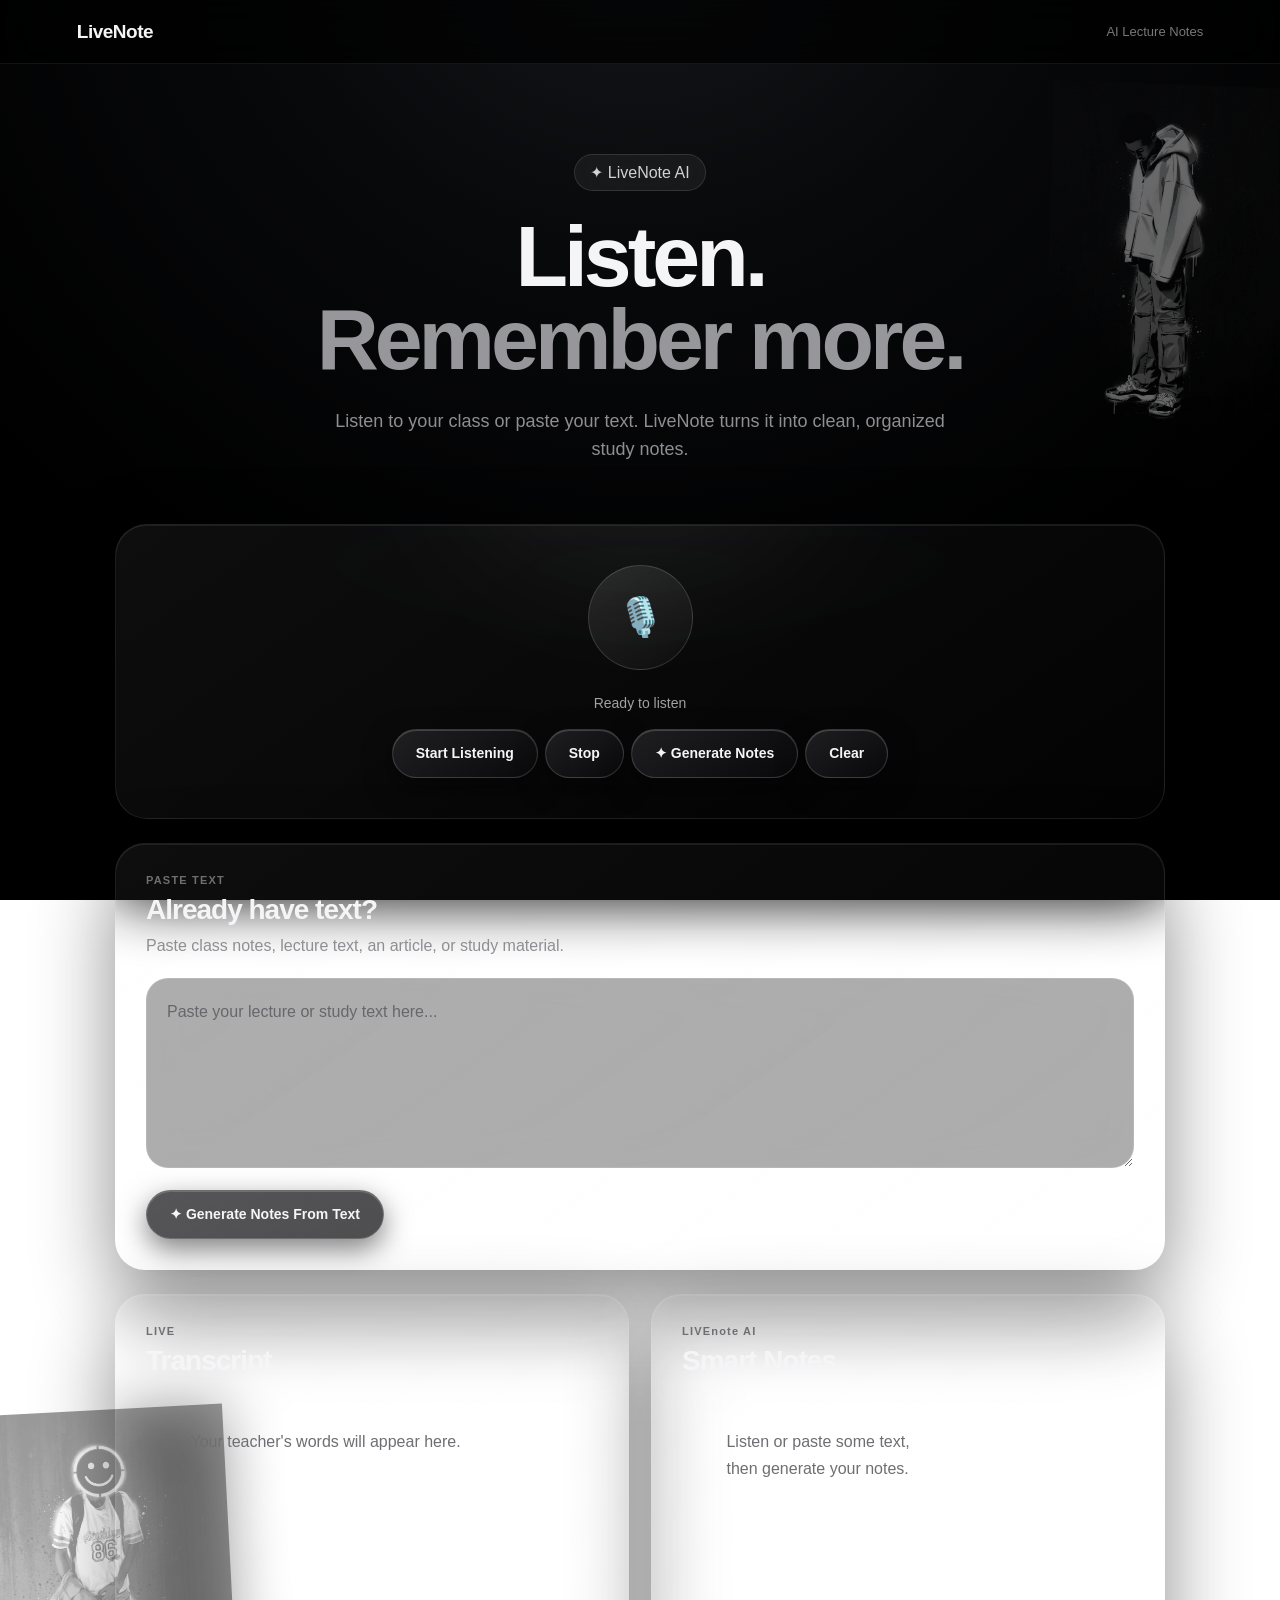
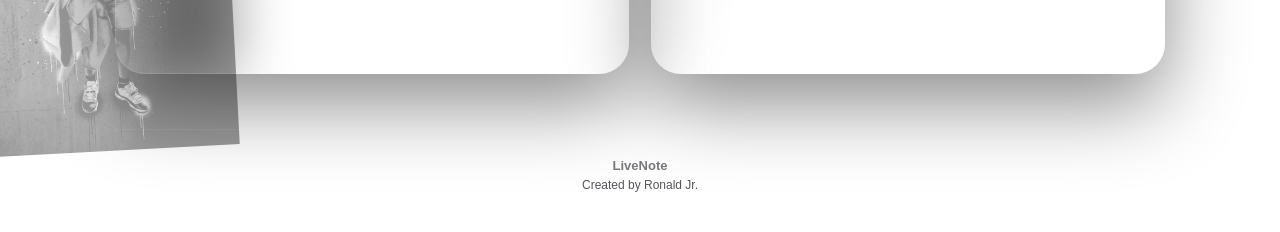
<file: index.html>
<!DOCTYPE html>
<html lang="en">

<head>
  <meta name="google-site-verification" content="d--AWIdhnVxobhhF0qwgd2VxJaW3s3u_CbUi8yngOHs" />
  <meta charset="UTF-8">

  <meta
    name="viewport"
    content="width=device-width, initial-scale=1.0"
  >

  <title>LiveNote AI</title>

  <link rel="stylesheet" href="style.css">
</head>

<body>

  <!-- TOP RIGHT GRAFFITI -->
  <img
    src="IMG_1477.jpeg"
    class="graffiti graffiti-top"
    alt=""
  >

  <!-- BOTTOM LEFT GRAFFITI -->
  <img
    src="IMG_1476.jpeg"
    class="graffiti graffiti-bottom"
    alt=""
  >


  <!-- NAVIGATION -->
  <nav>

    <div class="logo">
      LiveNote
    </div>

    <div class="nav-text">
      AI Lecture Notes
    </div>

  </nav>


  <!-- HERO -->
  <section class="hero">

    <div class="badge">
      ✦ LiveNote AI
    </div>

    <h1>
      Listen.
      <br>
      <span>
        Remember more.
      </span>
    </h1>

    <p>
      Listen to your class or paste your text.
      LiveNote turns it into clean,
      organized study notes.
    </p>

  </section>


  <!-- MAIN -->
  <main>

    <!-- LIVE LISTENING -->
    <section class="record-card">

      <div class="glow"></div>

      <div
        class="mic"
        id="mic"
      >
        🎙️
      </div>

      <div
        class="status"
        id="status"
      >
        Ready to listen
      </div>

      <div class="buttons">

        <button id="startBtn">
          Start Listening
        </button>

        <button id="stopBtn">
          Stop
        </button>

        <button id="generateBtn">
          ✦ Generate Notes
        </button>

        <button id="clearBtn">
          Clear
        </button>

      </div>

    </section>


    <!-- PASTE TEXT -->
    <section class="paste-card">

      <div class="label">
        PASTE TEXT
      </div>

      <h2>
        Already have text?
      </h2>

      <p class="paste-description">
        Paste class notes, lecture text,
        an article, or study material.
      </p>

      <textarea
        id="pasteInput"
        placeholder="Paste your lecture or study text here..."
      ></textarea>

      <button id="pasteGenerateBtn">
        ✦ Generate Notes From Text
      </button>

    </section>


    <!-- TRANSCRIPT + NOTES -->
    <section class="grid">

      <article class="card">

        <div class="label">
          LIVE
        </div>

        <h2>
          Transcript
        </h2>

        <div
          id="transcript"
          class="content empty"
        >
          Your teacher's words will appear here.
        </div>

      </article>


      <article class="card">

        <div class="label">
          LIVEnote AI
        </div>

        <h2>
          Smart Notes
        </h2>

        <div
          id="notes"
          class="content empty"
        >
          Listen or paste some text,
          then generate your notes.
        </div>

      </article>

    </section>

  </main>


  <!-- FOOTER -->
  <footer>

    <strong>
      LiveNote
    </strong>

    <div class="credit">
      Created by Ronald Jr.
    </div>

  </footer>


  <script src="script.js"></script>

</body>

</html>
</file>
<file: style.css>
* {
  box-sizing: border-box;
}


html {
  scroll-behavior: smooth;
}


body {
  margin: 0;

  min-height: 100vh;

  overflow-x: hidden;

  position: relative;

  font-family:
    -apple-system,
    BlinkMacSystemFont,
    "SF Pro Display",
    "SF Pro Text",
    "Segoe UI",
    sans-serif;

  color: #f5f5f7;

  background:
    radial-gradient(
      circle at 50% -15%,
      #17191d 0%,
      #08090b 32%,
      #000000 70%
    );

  background-attachment:
    fixed;
}


/* =========================
   GRAFFITI
   ========================= */

.graffiti {
  position: absolute;

  z-index: 0;

  pointer-events: none;

  user-select: none;

  opacity: 0.40;

  filter:
    grayscale(100%)
    contrast(1.08);

  mix-blend-mode:
    screen;
}


.graffiti-top {
  width:
    clamp(
      150px,
      20vw,
      275px
    );

  top: 85px;

  right: -25px;

  transform:
    rotate(2deg);
}


.graffiti-bottom {
  width:
    clamp(
      150px,
      20vw,
      270px
    );

  bottom: 80px;

  left: -25px;

  transform:
    rotate(-3deg);
}


nav,
.hero,
main,
footer {
  position: relative;

  z-index: 2;
}


/* =========================
   NAVIGATION
   ========================= */

nav {
  min-height: 64px;

  padding:
    0 6%;

  display: flex;

  align-items: center;

  justify-content:
    space-between;

  background:
    rgba(
      0,
      0,
      0,
      0.72
    );

  border-bottom:
    1px solid
    rgba(
      255,
      255,
      255,
      0.07
    );

  backdrop-filter:
    blur(30px);

  -webkit-backdrop-filter:
    blur(30px);
}


.logo {
  font-size: 19px;

  font-weight: 700;

  letter-spacing:
    -0.5px;
}


.nav-text {
  color: #77777c;

  font-size: 13px;
}


/* =========================
   HERO
   ========================= */

.hero {
  width:
    min(
      900px,
      92%
    );

  margin:
    0 auto;

  padding:
    90px
    20px
    60px;

  text-align:
    center;
}


.badge {
  display:
    inline-block;

  padding:
    8px 15px;

  margin-bottom:
    24px;

  border-radius:
    999px;

  color:
    #d1d1d6;

  background:
    rgba(
      255,
      255,
      255,
      0.055
    );

  border:
    1px solid
    rgba(
      255,
      255,
      255,
      0.12
    );

  backdrop-filter:
    blur(25px);

  -webkit-backdrop-filter:
    blur(25px);
}


.hero h1 {
  margin: 0;

  font-size:
    clamp(
      52px,
      8vw,
      86px
    );

  line-height:
    0.96;

  letter-spacing:
    -4px;

  font-weight:
    750;
}


.hero h1 span {
  color:
    #96969b;
}


.hero p {
  max-width:
    620px;

  margin:
    28px auto 0;

  color:
    #8e8e93;

  font-size:
    18px;

  line-height:
    1.55;
}


/* =========================
   MAIN
   ========================= */

main {
  width:
    min(
      1050px,
      92%
    );

  margin:
    0 auto;
}


/* =========================
   RECORDING CARD
   ========================= */

.record-card,
.paste-card,
.card {
  border:
    1px solid
    rgba(
      255,
      255,
      255,
      0.09
    );

  background:
    linear-gradient(
      145deg,
      rgba(
        255,
        255,
        255,
        0.055
      ),
      rgba(
        255,
        255,
        255,
        0.012
      )
    );

  box-shadow:
    inset
    0 1px 0
    rgba(
      255,
      255,
      255,
      0.08
    ),
    0 30px 80px
    rgba(
      0,
      0,
      0,
      0.45
    );

  backdrop-filter:
    blur(30px);

  -webkit-backdrop-filter:
    blur(30px);
}


.record-card {
  position: relative;

  overflow: hidden;

  padding:
    40px 30px;

  margin-bottom:
    24px;

  text-align:
    center;

  border-radius:
    32px;
}


.glow {
  position:
    absolute;

  width:
    350px;

  height:
    220px;

  top:
    -190px;

  left:
    50%;

  transform:
    translateX(-50%);

  border-radius:
    50%;

  background:
    rgba(
      255,
      255,
      255,
      0.08
    );

  filter:
    blur(90px);

  pointer-events:
    none;
}


/* =========================
   MICROPHONE
   ========================= */

.mic {
  width:
    105px;

  height:
    105px;

  margin:
    0 auto 25px;

  display:
    flex;

  align-items:
    center;

  justify-content:
    center;

  border-radius:
    50%;

  font-size:
    38px;

  background:
    linear-gradient(
      145deg,
      rgba(
        255,
        255,
        255,
        0.10
      ),
      rgba(
        255,
        255,
        255,
        0.025
      )
    );

  border:
    1px solid
    rgba(
      255,
      255,
      255,
      0.15
    );

  transition:
    0.2s ease;
}


.mic.active {
  transform:
    scale(1.05);

  box-shadow:
    0 0 0 10px
    rgba(
      255,
      255,
      255,
      0.04
    );
}


.status {
  margin-bottom:
    18px;

  color:
    #a1a1a6;

  font-size:
    14px;
}


/* =========================
   BUTTONS
   ========================= */

.buttons {
  display:
    flex;

  justify-content:
    center;

  flex-wrap:
    wrap;

  gap:
    7px;
}


button {
  min-height:
    49px;

  padding:
    0 23px;

  border-radius:
    999px;

  border:
    1px solid
    rgba(
      255,
      255,
      255,
      0.16
    );

  color:
    #f5f5f7;

  font-family:
    inherit;

  font-size:
    14px;

  font-weight:
    650;

  cursor:
    pointer;

  background:
    linear-gradient(
      145deg,
      rgba(
        38,
        38,
        42,
        0.78
      ),
      rgba(
        10,
        10,
        12,
        0.72
      )
    );

  box-shadow:
    inset
    0 1px 0
    rgba(
      255,
      255,
      255,
      0.17
    ),
    0 10px 28px
    rgba(
      0,
      0,
      0,
      0.50
    );

  transition:
    0.18s ease;
}


button:hover {
  transform:
    translateY(-2px);

  border-color:
    rgba(
      255,
      255,
      255,
      0.28
    );
}


button:active {
  transform:
    scale(0.96);
}


button:disabled {
  opacity:
    0.5;

  cursor:
    default;
}


/* =========================
   PASTE CARD
   ========================= */

.paste-card {
  padding:
    30px;

  margin-bottom:
    24px;

  border-radius:
    30px;
}


.paste-card h2 {
  margin:
    7px 0 8px;

  font-size:
    28px;

  letter-spacing:
    -1px;
}


.paste-description {
  margin:
    0 0 20px;

  color:
    #8e8e93;

  line-height:
    1.5;
}


textarea {
  width:
    100%;

  min-height:
    190px;

  padding:
    20px;

  margin-bottom:
    18px;

  resize:
    vertical;

  border-radius:
    22px;

  border:
    1px solid
    rgba(
      255,
      255,
      255,
      0.12
    );

  outline:
    none;

  color:
    #f5f5f7;

  background:
    rgba(
      0,
      0,
      0,
      0.32
    );

  font-family:
    inherit;

  font-size:
    16px;

  line-height:
    1.6;

  backdrop-filter:
    blur(20px);

  -webkit-backdrop-filter:
    blur(20px);
}


textarea::placeholder {
  color:
    #66666b;
}


textarea:focus {
  border-color:
    rgba(
      255,
      255,
      255,
      0.28
    );
}


/* =========================
   NOTES GRID
   ========================= */

.grid {
  display:
    grid;

  grid-template-columns:
    repeat(
      2,
      minmax(
        0,
        1fr
      )
    );

  gap:
    22px;
}


.card {
  min-height:
    380px;

  padding:
    30px;

  border-radius:
    30px;
}


.label {
  margin-bottom:
    8px;

  color:
    #6e6e73;

  font-size:
    11px;

  font-weight:
    750;

  letter-spacing:
    1.2px;
}


.card h2 {
  margin:
    0 0 24px;

  font-size:
    28px;

  letter-spacing:
    -1px;
}


.content {
  color:
    #c7c7cc;

  font-size:
    16px;

  line-height:
    1.7;

  white-space:
    pre-wrap;
}


.empty {
  color:
    #6e6e73;
}


/* =========================
   FOOTER
   ========================= */

footer {
  width:
    min(
      1050px,
      92%
    );

  margin:
    55px auto 0;

  padding:
    28px 0 40px;

  text-align:
    center;

  border-top:
    1px solid
    rgba(
      255,
      255,
      255,
      0.06
    );

  color:
    #77777c;

  font-size:
    13px;
}


.credit {
  margin-top:
    5px;

  color:
    #55555a;

  font-size:
    12px;
}


/* =========================
   MOBILE
   ========================= */

@media
(max-width: 760px) {

  .hero {
    padding:
      65px 15px 45px;
  }


  .hero h1 {
    letter-spacing:
      -2.5px;
  }


  .hero p {
    font-size:
      16px;
  }


  main {
    width:
      94%;
  }


  .record-card,
  .paste-card {
    padding:
      28px 18px;
  }


  .grid {
    grid-template-columns:
      1fr;
  }


  button {
    min-height:
      47px;

    padding:
      0 18px;
  }


  .graffiti-top {
    width:
      145px;

    right:
      -38px;

    top:
      75px;

    opacity:
      0.30;
  }


  .graffiti-bottom {
    width:
      145px;

    left:
      -38px;

    opacity:
      0.28;
  }

}
</file>
